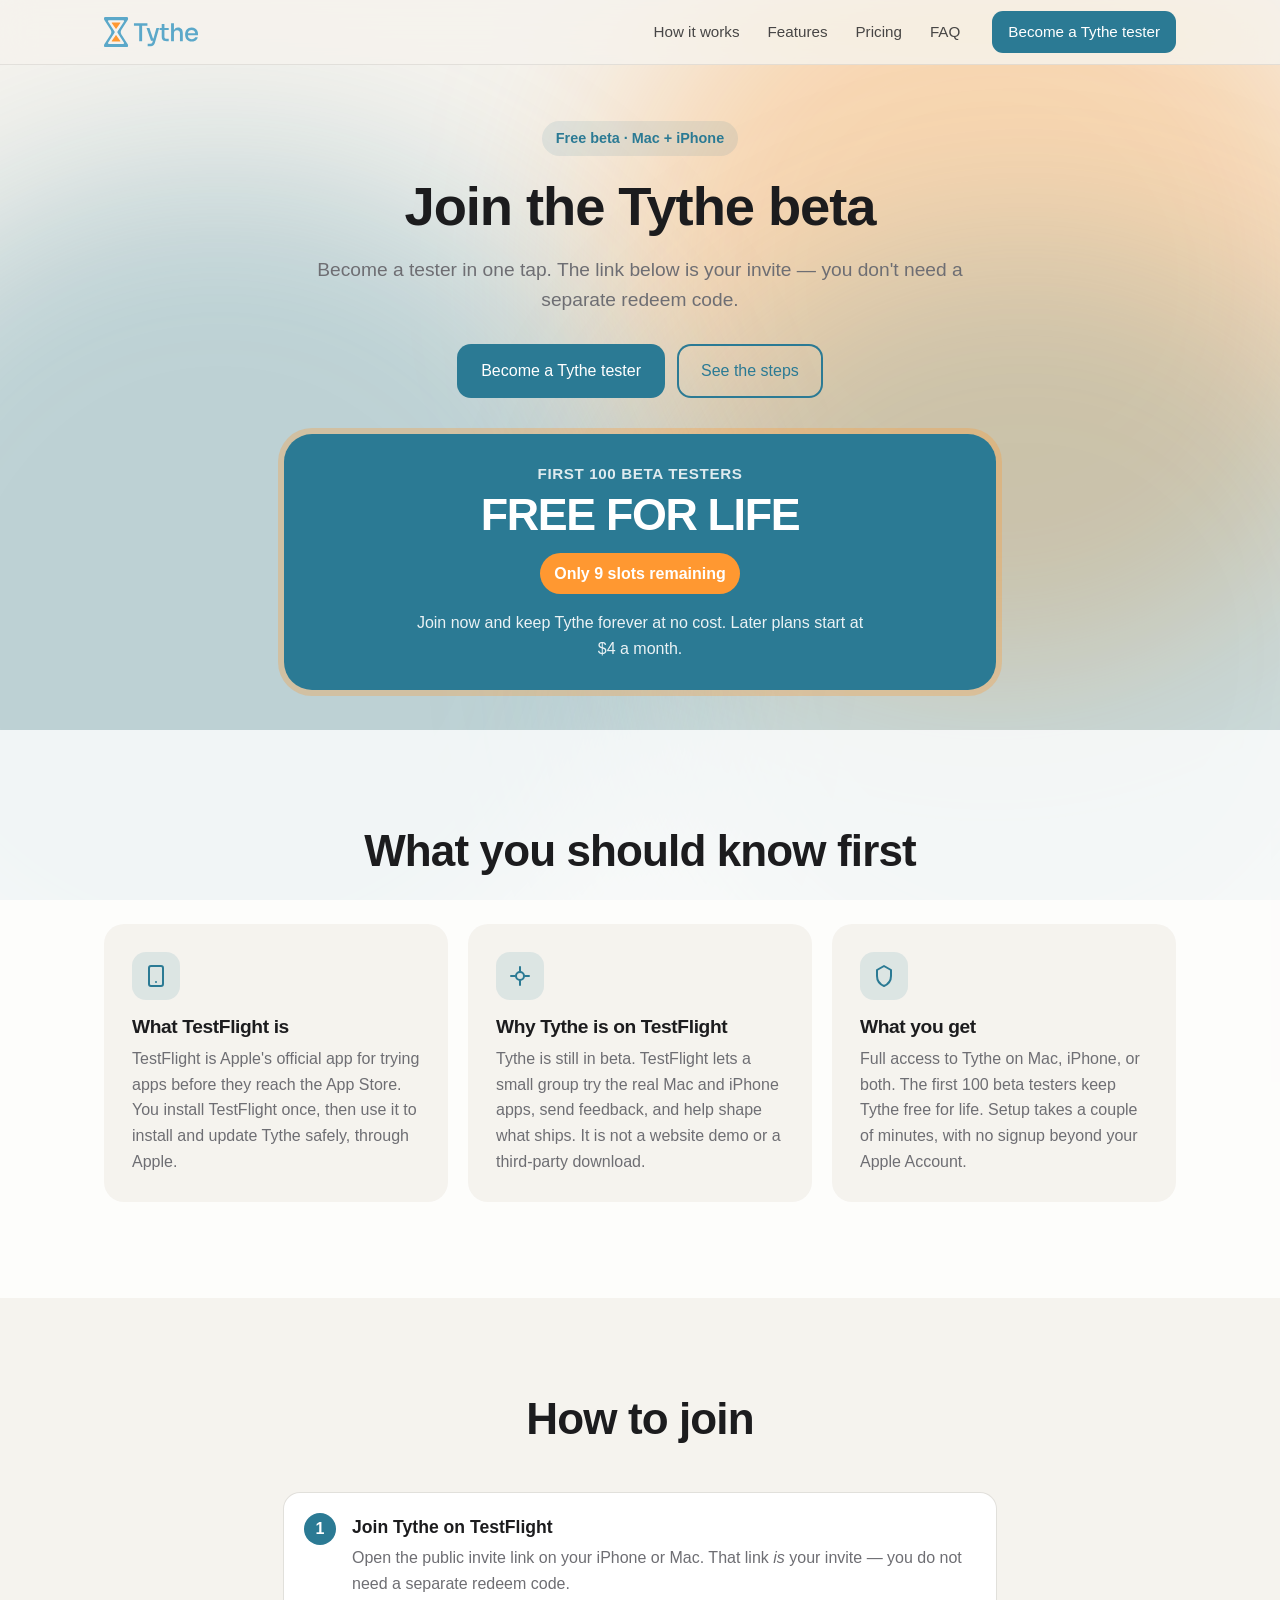
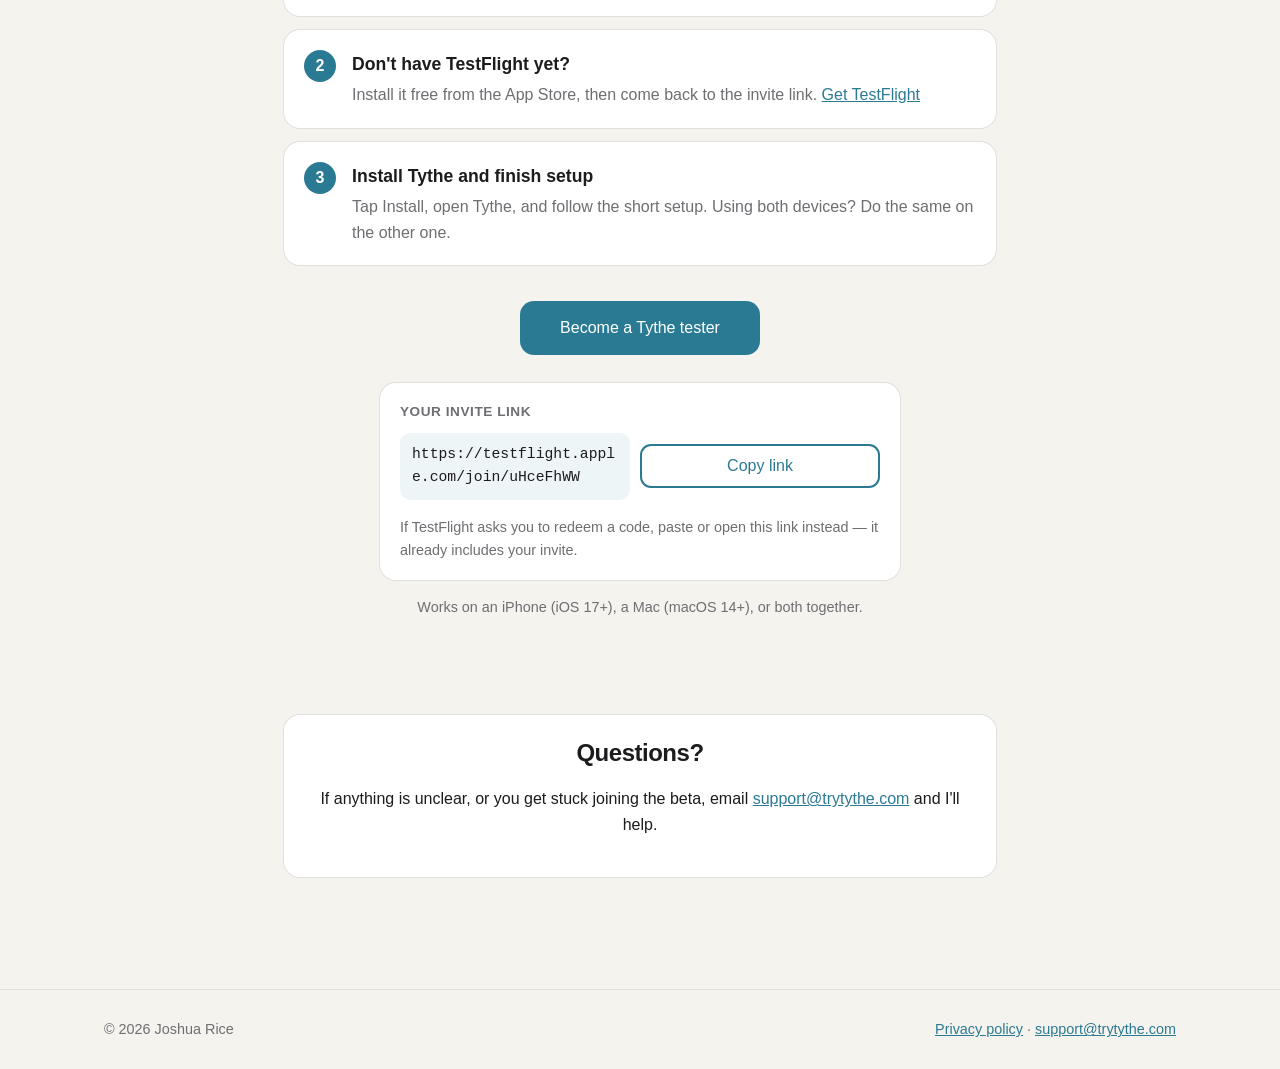
<file: beta.html>
<!DOCTYPE html>
<html lang="en">
<head>
  <meta charset="utf-8">
  <meta name="viewport" content="width=device-width, initial-scale=1">
  <title>Join the Tythe beta</title>
  <meta name="description" content="Join Tythe's free TestFlight beta for Mac and iPhone. Only 9 lifetime slots remaining. Learn what TestFlight is and how to get started.">
  <link rel="icon" href="favicon.svg" type="image/svg+xml">
  <link rel="icon" href="favicon-32.png" sizes="32x32" type="image/png">
  <link rel="apple-touch-icon" href="apple-touch-icon.png">
  <meta name="theme-color" content="#f5f3ee" media="(prefers-color-scheme: light)">
  <meta name="theme-color" content="#0b0e10" media="(prefers-color-scheme: dark)">
  <meta property="og:type" content="website">
  <meta property="og:url" content="https://trytythe.com/beta.html">
  <meta property="og:title" content="Join the Tythe beta">
  <meta property="og:description" content="Free TestFlight beta for Mac and iPhone. Only 9 lifetime slots remaining.">
  <meta property="og:image" content="https://trytythe.com/og-image.png">
  <meta name="twitter:card" content="summary_large_image">
  <link rel="stylesheet" href="style.css">
</head>
<body>
  <div class="site-atmosphere" aria-hidden="true">
    <div class="atmosphere-blob atmosphere-blob-orange"></div>
    <div class="atmosphere-blob atmosphere-blob-teal"></div>
    <div class="atmosphere-blob atmosphere-blob-teal-soft"></div>
  </div>
  <nav class="site-nav">
    <div class="wrap nav-inner">
      <a class="nav-logo" href="index.html" aria-label="Tythe home">
        <picture>
          <source srcset="brand/logo-dark.svg" media="(prefers-color-scheme: dark)">
          <img src="brand/logo.svg" alt="Tythe" width="101" height="32">
        </picture>
      </a>
      <div class="nav-links">
        <a href="index.html#how">How it works</a>
        <a href="index.html#features">Features</a>
        <a href="index.html#pricing">Pricing</a>
        <a href="index.html#faq">FAQ</a>
      </div>
      <a class="button button-small" href="https://testflight.apple.com/join/uHceFhWW" target="_blank" rel="noopener noreferrer">Become a Tythe tester</a>
    </div>
  </nav>

  <main class="landing beta-page" id="top">
    <section class="beta-hero">
      <div class="wrap narrow">
        <p class="eyebrow">Free beta &middot; Mac + iPhone</p>
        <h1>Join the Tythe beta</h1>
        <p class="lead">Become a tester in one tap. The link below is your invite — you don't need a separate redeem code.</p>
        <div class="beta-hero-actions">
          <a class="button" href="https://testflight.apple.com/join/uHceFhWW" target="_blank" rel="noopener noreferrer">Become a Tythe tester</a>
          <a class="button button-ghost" href="#join">See the steps</a>
        </div>
        <div class="slots-callout" role="status">
          <p class="slots-label">First 100 beta testers</p>
          <p class="slots-title">Free for life</p>
          <p class="slots-remaining"><strong>Only 9 slots remaining</strong></p>
          <p class="slots-note">Join now and keep Tythe forever at no cost. Later plans start at $4 a month.</p>
        </div>
      </div>
    </section>

    <section class="beta-explain">
      <div class="wrap">
        <h2 class="section-title">What you should know first</h2>
        <div class="grid-3">
          <div class="tile">
            <div class="tile-icon" aria-hidden="true"><svg viewBox="0 0 24 24" fill="none" stroke="currentColor" stroke-width="2" stroke-linecap="round" stroke-linejoin="round"><rect x="5" y="2" width="14" height="20" rx="2"/><path d="M12 18h.01"/></svg></div>
            <h3>What TestFlight is</h3>
            <p>TestFlight is Apple's official app for trying apps before they reach the App Store. You install TestFlight once, then use it to install and update Tythe safely, through Apple.</p>
          </div>
          <div class="tile">
            <div class="tile-icon" aria-hidden="true"><svg viewBox="0 0 24 24" fill="none" stroke="currentColor" stroke-width="2" stroke-linecap="round" stroke-linejoin="round"><path d="M12 3v4M12 17v4M3 12h4M17 12h4"/><circle cx="12" cy="12" r="4"/></svg></div>
            <h3>Why Tythe is on TestFlight</h3>
            <p>Tythe is still in beta. TestFlight lets a small group try the real Mac and iPhone apps, send feedback, and help shape what ships. It is not a website demo or a third-party download.</p>
          </div>
          <div class="tile">
            <div class="tile-icon" aria-hidden="true"><svg viewBox="0 0 24 24" fill="none" stroke="currentColor" stroke-width="2" stroke-linecap="round" stroke-linejoin="round"><path d="M12 2l7 4v6c0 5-3.2 8.4-7 10-3.8-1.6-7-5-7-10V6z"/></svg></div>
            <h3>What you get</h3>
            <p>Full access to Tythe on Mac, iPhone, or both. The first 100 beta testers keep Tythe free for life. Setup takes a couple of minutes, with no signup beyond your Apple Account.</p>
          </div>
        </div>
      </div>
    </section>

    <section class="beta-steps-section" id="join">
      <div class="wrap narrow">
        <h2 class="section-title">How to join</h2>
        <ol class="beta-howto">
          <li>
            <strong>Join Tythe on TestFlight</strong>
            <span>Open the public invite link on your iPhone or Mac. That link <em>is</em> your invite — you do not need a separate redeem code.</span>
          </li>
          <li>
            <strong>Don't have TestFlight yet?</strong>
            <span>Install it free from the App Store, then come back to the invite link. <a href="https://apps.apple.com/app/testflight/id899247664" target="_blank" rel="noopener noreferrer">Get TestFlight</a></span>
          </li>
          <li>
            <strong>Install Tythe and finish setup</strong>
            <span>Tap Install, open Tythe, and follow the short setup. Using both devices? Do the same on the other one.</span>
          </li>
        </ol>
        <div class="beta-cta-block">
          <a class="button" href="https://testflight.apple.com/join/uHceFhWW" target="_blank" rel="noopener noreferrer">Become a Tythe tester</a>
          <div class="invite-copy">
            <p class="invite-label">Your invite link</p>
            <div class="invite-row">
              <code class="invite-url" id="invite-url">https://testflight.apple.com/join/uHceFhWW</code>
              <button type="button" class="button button-ghost button-small copy-btn" data-copy="https://testflight.apple.com/join/uHceFhWW">
                <span data-copy-label>Copy link</span>
              </button>
            </div>
            <p class="fine">If TestFlight asks you to redeem a code, paste or open this link instead — it already includes your invite.</p>
          </div>
          <p class="fine">Works on an iPhone (iOS 17+), a Mac (macOS 14+), or both together.</p>
        </div>
      </div>
    </section>

    <section class="beta-support">
      <div class="wrap narrow">
        <div class="card">
          <h2>Questions?</h2>
          <p>If anything is unclear, or you get stuck joining the beta, email <a href="mailto:support@trytythe.com">support@trytythe.com</a> and I'll help.</p>
        </div>
      </div>
    </section>
  </main>

  <footer class="site-footer">
    <div class="wrap footer-inner">
      <span>&copy; 2026 Joshua Rice</span>
      <span><a href="privacy.html">Privacy policy</a> &middot; <a href="mailto:support@trytythe.com">support@trytythe.com</a></span>
    </div>
  </footer>
  <script src="site.js" defer></script>
</body>
</html>
</file>
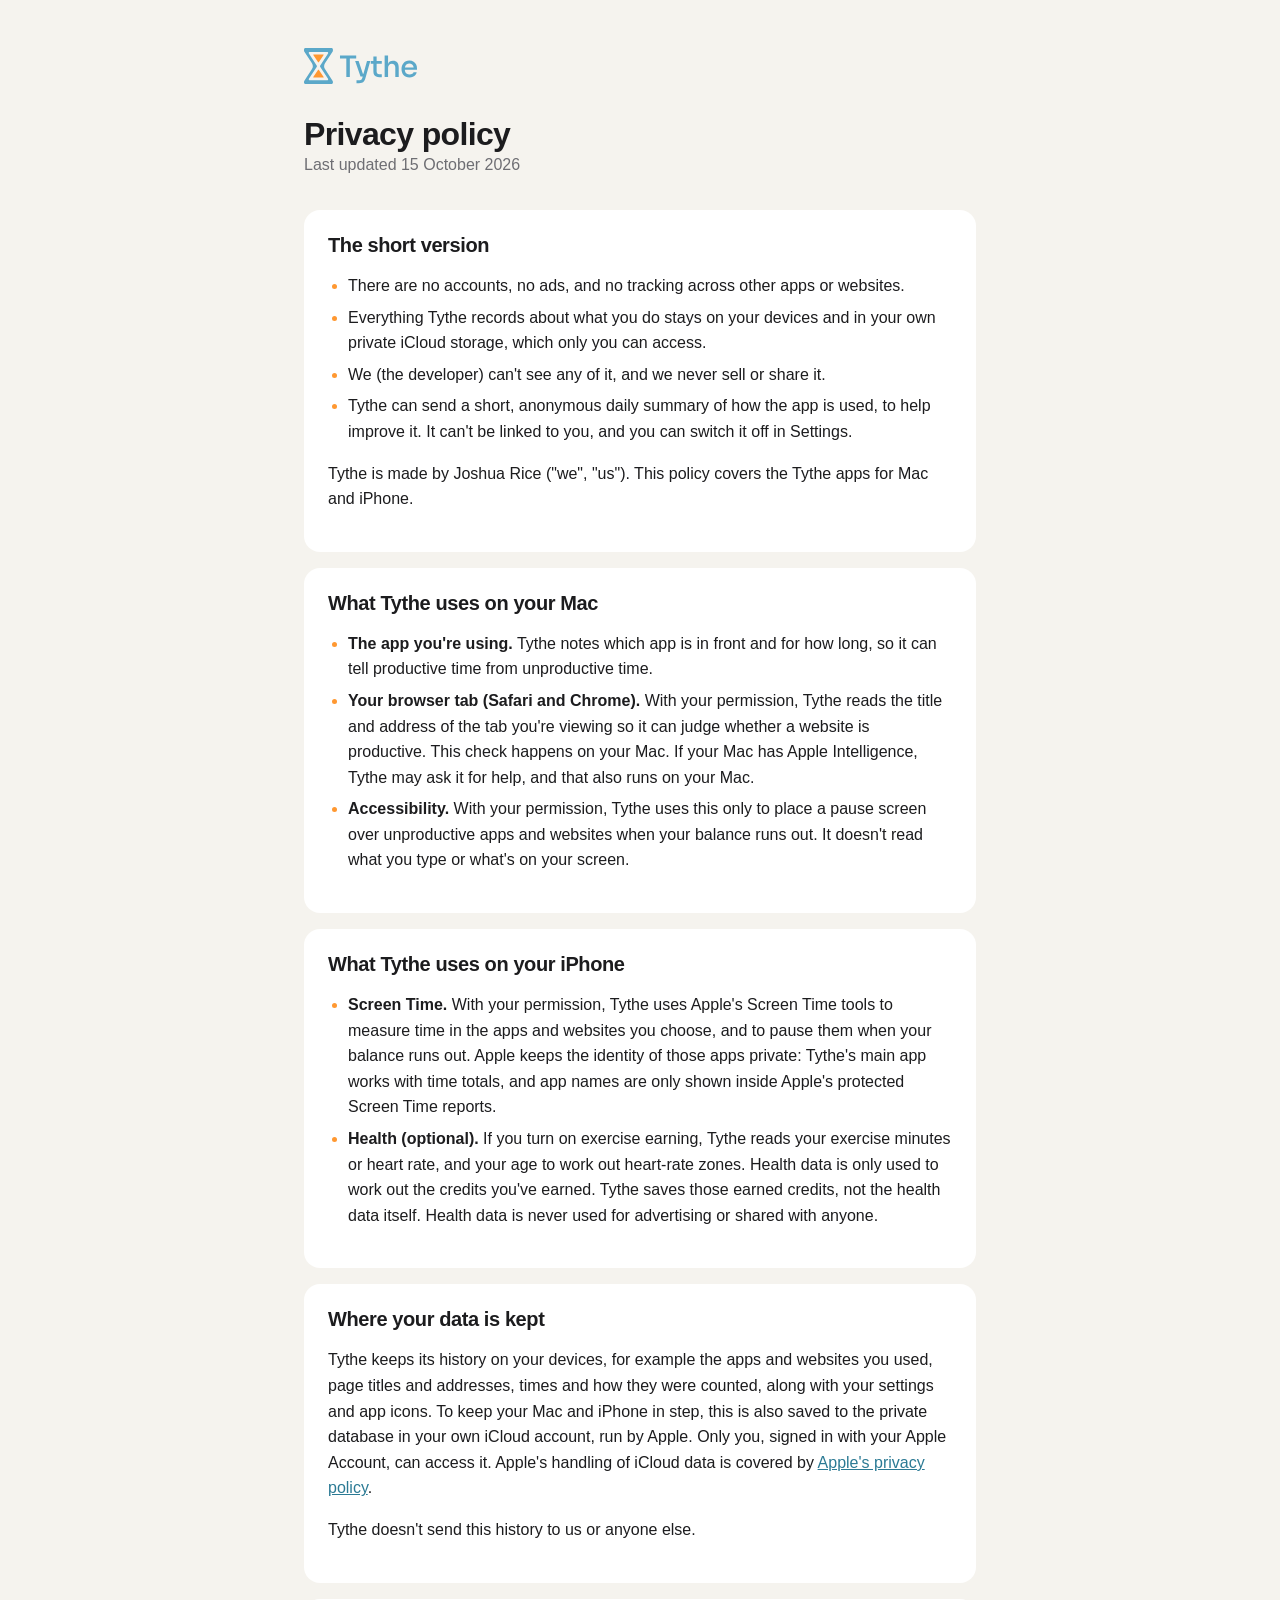
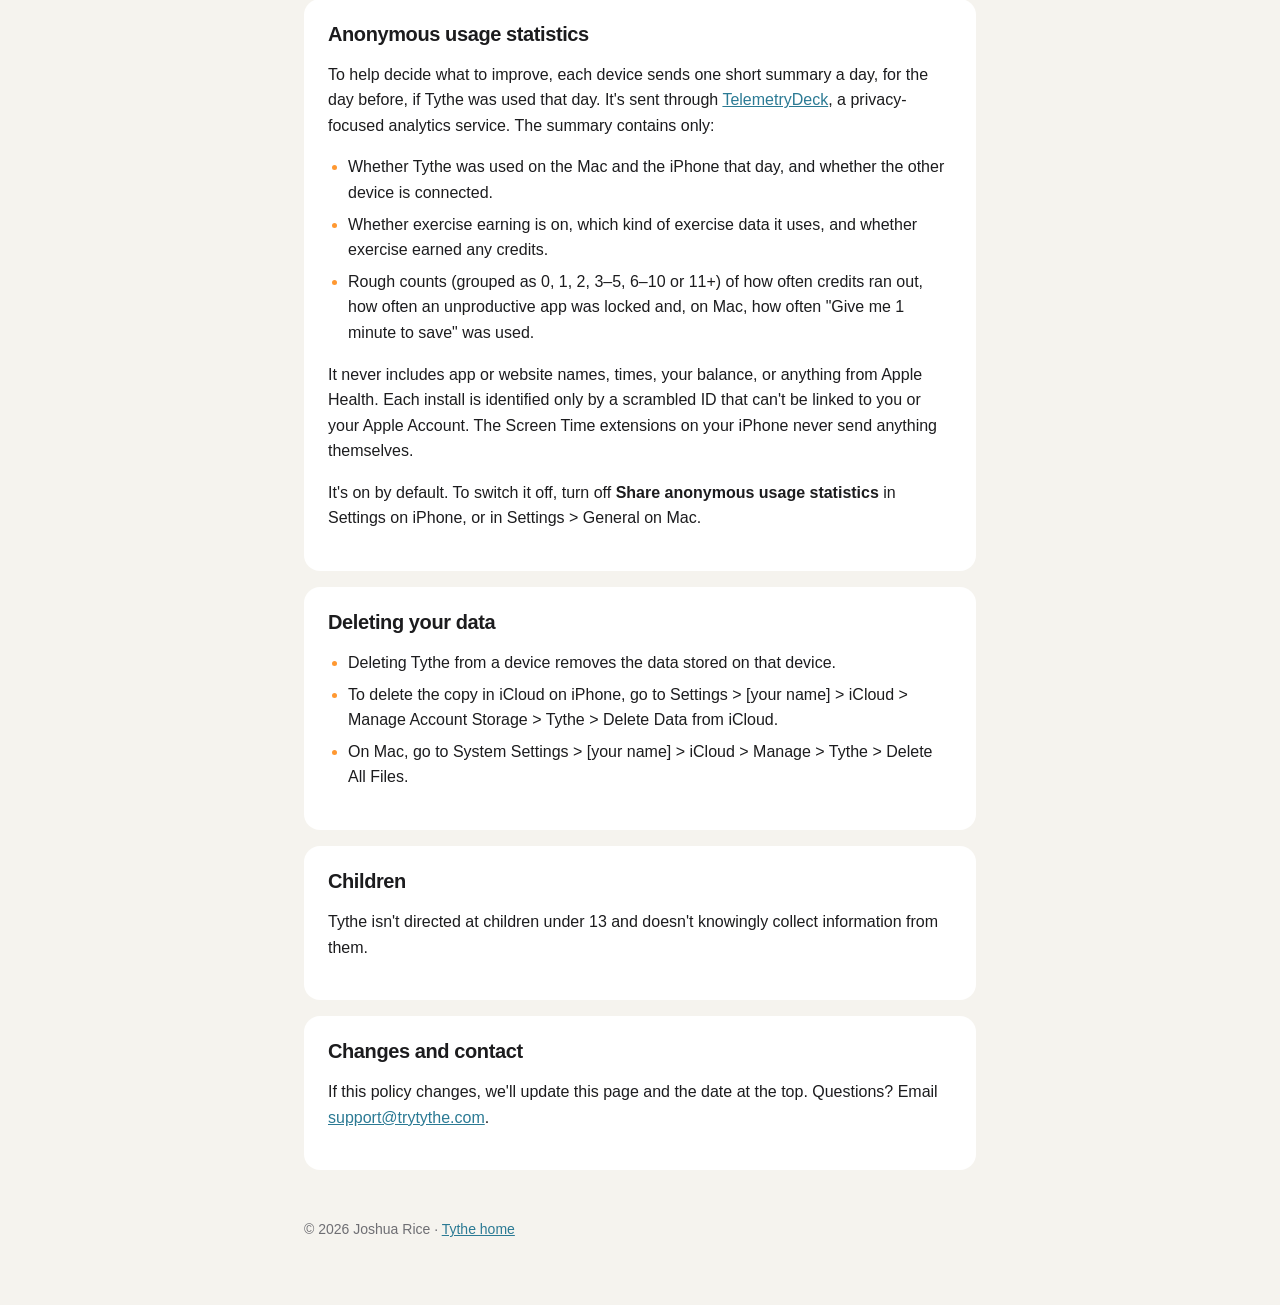
<file: privacy.html>
<!DOCTYPE html>
<html lang="en">
<head>
  <meta charset="utf-8">
  <meta name="viewport" content="width=device-width, initial-scale=1">
  <title>Tythe privacy policy</title>
  <link rel="icon" href="favicon.svg" type="image/svg+xml">
  <link rel="icon" href="favicon-32.png" sizes="32x32" type="image/png">
  <link rel="apple-touch-icon" href="apple-touch-icon.png">
  <meta name="theme-color" content="#f5f5f7" media="(prefers-color-scheme: light)">
  <meta name="theme-color" content="#000000" media="(prefers-color-scheme: dark)">
  <link rel="stylesheet" href="style.css">
</head>
<body>
  <main>
    <header>
      <a class="logo logo-small" href="index.html">
        <picture>
          <source srcset="brand/logo-dark.svg" media="(prefers-color-scheme: dark)">
          <img src="brand/logo.svg" alt="Tythe home" width="113" height="36">
        </picture>
      </a>
      <h1>Privacy policy</h1>
      <p class="tagline">Last updated 15 October 2026</p>
    </header>

    <div class="card">
      <h2>The short version</h2>
      <ul>
        <li>There are no accounts, no ads, and no tracking across other apps or websites.</li>
        <li>Everything Tythe records about what you do stays on your devices and in your own private iCloud storage, which only you can access.</li>
        <li>We (the developer) can't see any of it, and we never sell or share it.</li>
        <li>Tythe can send a short, anonymous daily summary of how the app is used, to help improve it. It can't be linked to you, and you can switch it off in Settings.</li>
      </ul>
      <p>Tythe is made by Joshua Rice ("we", "us"). This policy covers the Tythe apps for Mac and iPhone.</p>
    </div>

    <div class="card">
      <h2>What Tythe uses on your Mac</h2>
      <ul>
        <li><strong>The app you're using.</strong> Tythe notes which app is in front and for how long, so it can tell productive time from unproductive time.</li>
        <li><strong>Your browser tab (Safari and Chrome).</strong> With your permission, Tythe reads the title and address of the tab you're viewing so it can judge whether a website is productive. This check happens on your Mac. If your Mac has Apple Intelligence, Tythe may ask it for help, and that also runs on your Mac.</li>
        <li><strong>Accessibility.</strong> With your permission, Tythe uses this only to place a pause screen over unproductive apps and websites when your balance runs out. It doesn't read what you type or what's on your screen.</li>
      </ul>
    </div>

    <div class="card">
      <h2>What Tythe uses on your iPhone</h2>
      <ul>
        <li><strong>Screen Time.</strong> With your permission, Tythe uses Apple's Screen Time tools to measure time in the apps and websites you choose, and to pause them when your balance runs out. Apple keeps the identity of those apps private: Tythe's main app works with time totals, and app names are only shown inside Apple's protected Screen Time reports.</li>
        <li><strong>Health (optional).</strong> If you turn on exercise earning, Tythe reads your exercise minutes or heart rate, and your age to work out heart-rate zones. Health data is only used to work out the credits you've earned. Tythe saves those earned credits, not the health data itself. Health data is never used for advertising or shared with anyone.</li>
      </ul>
    </div>

    <div class="card">
      <h2>Where your data is kept</h2>
      <p>Tythe keeps its history on your devices, for example the apps and websites you used, page titles and addresses, times and how they were counted, along with your settings and app icons. To keep your Mac and iPhone in step, this is also saved to the private database in your own iCloud account, run by Apple. Only you, signed in with your Apple Account, can access it. Apple's handling of iCloud data is covered by <a href="https://www.apple.com/legal/privacy/">Apple's privacy policy</a>.</p>
      <p>Tythe doesn't send this history to us or anyone else.</p>
    </div>

    <div class="card">
      <h2>Anonymous usage statistics</h2>
      <p>To help decide what to improve, each device sends one short summary a day, for the day before, if Tythe was used that day. It's sent through <a href="https://telemetrydeck.com/privacy/">TelemetryDeck</a>, a privacy-focused analytics service. The summary contains only:</p>
      <ul>
        <li>Whether Tythe was used on the Mac and the iPhone that day, and whether the other device is connected.</li>
        <li>Whether exercise earning is on, which kind of exercise data it uses, and whether exercise earned any credits.</li>
        <li>Rough counts (grouped as 0, 1, 2, 3–5, 6–10 or 11+) of how often credits ran out, how often an unproductive app was locked and, on Mac, how often "Give me 1 minute to save" was used.</li>
      </ul>
      <p>It never includes app or website names, times, your balance, or anything from Apple Health. Each install is identified only by a scrambled ID that can't be linked to you or your Apple Account. The Screen Time extensions on your iPhone never send anything themselves.</p>
      <p>It's on by default. To switch it off, turn off <strong>Share anonymous usage statistics</strong> in Settings on iPhone, or in Settings &gt; General on Mac.</p>
    </div>

    <div class="card">
      <h2>Deleting your data</h2>
      <ul>
        <li>Deleting Tythe from a device removes the data stored on that device.</li>
        <li>To delete the copy in iCloud on iPhone, go to Settings &gt; [your name] &gt; iCloud &gt; Manage Account Storage &gt; Tythe &gt; Delete Data from iCloud.</li>
        <li>On Mac, go to System Settings &gt; [your name] &gt; iCloud &gt; Manage &gt; Tythe &gt; Delete All Files.</li>
      </ul>
    </div>

    <div class="card">
      <h2>Children</h2>
      <p>Tythe isn't directed at children under 13 and doesn't knowingly collect information from them.</p>
    </div>

    <div class="card">
      <h2>Changes and contact</h2>
      <p>If this policy changes, we'll update this page and the date at the top. Questions? Email <a href="mailto:support@trytythe.com">support@trytythe.com</a>.</p>
    </div>

    <footer>&copy; 2026 Joshua Rice &middot; <a href="index.html">Tythe home</a></footer>
  </main>
</body>
</html>
</file>
<file: style.css>
:root {
  color-scheme: light dark;
  --text: #1c1c1e;
  --muted: #6e6e73;
  --bg: #f5f3ee;
  --bg-alt: #ffffff;
  --card: #ffffff;
  --line: rgba(0, 0, 0, 0.08);
  --teal: #2b7a94;
  --teal-deep: #1f5a6e;
  --orange: #ff9831;
  --accent: var(--teal);
  --highlight: var(--orange);
  --radius: 20px;
}

@media (prefers-color-scheme: dark) {
  :root {
    --text: #f5f5f7;
    --muted: #a1a1a6;
    /* Slightly lifted off pure black so the soft atmosphere can read as room light. */
    --bg: #101418;
    --bg-alt: #171c20;
    --card: #1c2226;
    --line: rgba(255, 255, 255, 0.1);
    /* Lighter sky so text and links stay readable on black. */
    --accent: #6bb8d4;
  }
}

* { box-sizing: border-box; }

html { scroll-behavior: smooth; scroll-padding-top: 80px; }

body {
  margin: 0;
  font-family: -apple-system, BlinkMacSystemFont, "SF Pro Text", "Helvetica Neue", Arial, sans-serif;
  background: var(--bg);
  color: var(--text);
  line-height: 1.6;
  -webkit-font-smoothing: antialiased;
  position: relative;
}

/* Soft teal/orange atmosphere behind the whole page — not per-section blobs. */
.site-atmosphere {
  position: fixed;
  inset: 0;
  z-index: 0;
  pointer-events: none;
  overflow: hidden;
}

.atmosphere-blob {
  position: absolute;
  border-radius: 50%;
  filter: blur(90px);
  will-change: transform;
}

.atmosphere-blob-orange {
  width: min(72vw, 780px);
  height: min(72vw, 780px);
  top: -12%;
  right: -8%;
  background: rgba(255, 152, 49, 0.32);
  animation: atmosphere-drift-a 22s ease-in-out infinite alternate;
}

.atmosphere-blob-teal {
  width: min(80vw, 900px);
  height: min(80vw, 900px);
  top: 18%;
  left: -18%;
  background: rgba(43, 122, 148, 0.28);
  animation: atmosphere-drift-b 28s ease-in-out infinite alternate;
}

.atmosphere-blob-teal-soft {
  width: min(70vw, 820px);
  height: min(70vw, 820px);
  bottom: -18%;
  right: -12%;
  background: rgba(43, 122, 148, 0.22);
  animation: atmosphere-drift-c 34s ease-in-out infinite alternate;
}

@media (prefers-color-scheme: dark) {
  .atmosphere-blob-orange { background: rgba(255, 152, 49, 0.2); }
  .atmosphere-blob-teal { background: rgba(43, 122, 148, 0.34); }
  .atmosphere-blob-teal-soft { background: rgba(107, 184, 212, 0.16); }
}

@keyframes atmosphere-drift-a {
  from { transform: translate(0, 0) scale(1); }
  to { transform: translate(-8%, 14%) scale(1.12); }
}

@keyframes atmosphere-drift-b {
  from { transform: translate(0, 0) scale(1.05); }
  to { transform: translate(14%, -10%) scale(1); }
}

@keyframes atmosphere-drift-c {
  from { transform: translate(0, 0) scale(1); }
  to { transform: translate(-12%, -8%) scale(1.1); }
}

@media (prefers-reduced-motion: reduce) {
  .atmosphere-blob { animation: none; }
}

.site-nav,
.landing,
.site-footer,
main:not(.landing) {
  position: relative;
  z-index: 1;
}

a { color: var(--accent); }

img, video { max-width: 100%; display: block; }

h1, h2, h3 { line-height: 1.15; letter-spacing: -0.02em; }

/* ---------- Shared pieces ---------- */

.wrap {
  max-width: 1120px;
  margin: 0 auto;
  padding: 0 24px;
}

.wrap.narrow { max-width: 760px; }

.button {
  display: inline-block;
  background: var(--teal);
  color: #fff;
  text-decoration: none;
  font-weight: 600;
  padding: 14px 24px;
  border-radius: 14px;
  border: none;
  cursor: pointer;
  font: inherit;
  transition: transform 0.15s ease, background 0.15s ease;
}

.button:hover { background: var(--teal-deep); transform: translateY(-1px); }

.button-small { padding: 9px 16px; border-radius: 11px; font-size: 0.95rem; }

.button-ghost {
  background: transparent;
  color: var(--accent);
  box-shadow: inset 0 0 0 2px currentColor;
}

.button-ghost:hover { background: rgba(43, 122, 148, 0.08); }

.button-light { background: #fff; color: var(--teal); }
.button-light:hover { background: #f0f0f0; }

.hl-teal { color: var(--accent); }
.hl-orange { color: var(--orange); }

.section-title {
  font-size: clamp(2rem, 4vw, 2.75rem);
  text-align: center;
  margin: 0 0 48px;
}

section { padding: 96px 0; }

.card {
  background: var(--card);
  border-radius: 16px;
  padding: 24px;
  margin-bottom: 16px;
}

/* ---------- Navigation ---------- */

.site-nav {
  position: sticky;
  top: 0;
  z-index: 10;
  background: color-mix(in srgb, var(--bg) 85%, transparent);
  backdrop-filter: saturate(180%) blur(16px);
  -webkit-backdrop-filter: saturate(180%) blur(16px);
  border-bottom: 1px solid var(--line);
}

.nav-inner {
  display: flex;
  align-items: center;
  gap: 32px;
  height: 64px;
}

.nav-logo { line-height: 0; }
.nav-logo img { height: 30px; width: auto; }

.nav-links { display: flex; gap: 28px; margin-left: auto; }

.nav-links a {
  color: var(--text);
  text-decoration: none;
  font-weight: 500;
  font-size: 0.95rem;
  opacity: 0.8;
}

.nav-links a:hover { opacity: 1; }

/* ---------- Hero ---------- */

.hero {
  padding: 72px 0 96px;
  background: transparent;
}

.hero-inner {
  display: grid;
  grid-template-columns: 1.05fr 1fr;
  gap: 56px;
  align-items: center;
}

.eyebrow {
  display: inline-block;
  margin: 0 0 20px;
  padding: 6px 14px;
  border-radius: 999px;
  background: rgba(43, 122, 148, 0.1);
  color: var(--accent);
  font-weight: 600;
  font-size: 0.9rem;
}

.hero h1 {
  font-size: clamp(2.75rem, 6.5vw, 4.5rem);
  font-weight: 800;
  letter-spacing: -0.035em;
  margin: 0 0 20px;
}

.lead {
  font-size: 1.25rem;
  color: var(--muted);
  margin: 0 0 32px;
  max-width: 34em;
}

.hero-actions { display: flex; flex-wrap: wrap; gap: 12px; }

.fine { color: var(--muted); font-size: 0.9rem; margin: 20px 0 0; }

.hero-video video {
  width: 100%;
  aspect-ratio: 1 / 1;
  border-radius: 28px;
  background: #f5f3ee;
  box-shadow: 0 30px 80px rgba(0, 0, 0, 0.14), 0 0 0 1px var(--line);
}

/* ---------- Scroll reveal ---------- */

.reveal {
  opacity: 0;
  transform: translateY(22px);
  transition: opacity 0.55s ease, transform 0.55s ease;
}

.reveal.reveal-visible {
  opacity: 1;
  transform: none;
}

@media (prefers-reduced-motion: reduce) {
  .reveal {
    opacity: 1;
    transform: none;
    transition: none;
  }
}

/* ---------- Problem ---------- */

.problem {
  background: color-mix(in srgb, var(--bg-alt) 78%, transparent);
}

.grid-3 {
  display: grid;
  grid-template-columns: repeat(3, 1fr);
  gap: 20px;
}

.grid-2 {
  display: grid;
  grid-template-columns: repeat(2, 1fr);
  gap: 20px;
}

.tile {
  background: var(--card);
  border-radius: var(--radius);
  padding: 28px;
  box-shadow: 0 0 0 1px var(--line);
}

.problem .tile { background: var(--bg); box-shadow: none; }

.tile h3 { font-size: 1.2rem; margin: 16px 0 8px; }
.tile p { color: var(--muted); margin: 0; }

.tile-icon {
  width: 48px;
  height: 48px;
  border-radius: 14px;
  display: grid;
  place-items: center;
  background: rgba(43, 122, 148, 0.12);
  color: var(--accent);
}

.tile-icon svg { width: 24px; height: 24px; }

.tile-icon-orange { background: rgba(255, 152, 49, 0.16); color: var(--orange); }

.pivot {
  text-align: center;
  font-size: clamp(1.25rem, 2.5vw, 1.6rem);
  max-width: 30em;
  margin: 56px auto 0;
}

.pivot strong { color: var(--accent); }

/* ---------- How it works ---------- */

.how {
  background: transparent;
}

.step {
  display: grid;
  grid-template-columns: 1fr 1.25fr;
  gap: 56px;
  align-items: center;
  margin-bottom: 80px;
}

.step:last-child { margin-bottom: 0; }

.step:nth-child(even of .step) { grid-template-columns: 1.25fr 1fr; }
.step:nth-child(even of .step) .step-copy { order: 2; }

.step-num {
  display: inline-grid;
  place-items: center;
  width: 40px;
  height: 40px;
  border-radius: 50%;
  background: var(--teal);
  color: #fff;
  font-weight: 700;
}

.step h3 { font-size: clamp(1.6rem, 3vw, 2.1rem); margin: 16px 0 12px; }
.step p { color: var(--muted); font-size: 1.1rem; margin: 0; }

img.step-visual,
video.step-visual {
  width: 100%;
  height: auto;
  aspect-ratio: 1 / 1;
  object-fit: cover;
  padding: 0;
  border-radius: 28px;
  background: var(--bg-alt);
  box-shadow: 0 18px 50px rgba(43, 122, 148, 0.12), 0 0 0 1px var(--line);
}

.step-visual-choices {
  display: flex;
  flex-wrap: wrap;
  gap: 12px;
  justify-content: center;
  padding: 48px 32px;
  border-radius: 28px;
  background: var(--bg-alt);
  box-shadow: 0 0 0 1px var(--line);
}

.chip {
  padding: 10px 18px;
  border-radius: 999px;
  font-weight: 600;
  font-size: 1.05rem;
  transition: transform 0.2s ease;
}

.chip:hover { transform: translateY(-2px); }

.chip-teal { background: rgba(43, 122, 148, 0.12); color: var(--accent); }
.chip-orange { background: rgba(255, 152, 49, 0.16); color: #d9731a; }
.chip-grey { background: rgba(142, 142, 147, 0.16); color: var(--muted); }

/* ---------- Differentiation ---------- */

.different {
  background: transparent;
}

.contrast-tile {
  display: grid;
  gap: 12px;
  transition: transform 0.2s ease, box-shadow 0.2s ease;
}

.contrast-tile:hover {
  transform: translateY(-3px);
  box-shadow: 0 14px 36px rgba(43, 122, 148, 0.1), 0 0 0 1px var(--line);
}

.contrast-them {
  margin: 0;
  color: var(--muted);
  font-size: 0.95rem;
  text-decoration: line-through;
  text-decoration-color: rgba(255, 152, 49, 0.55);
}

.contrast-us {
  margin: 0;
  font-size: 1.2rem;
  font-weight: 600;
  line-height: 1.35;
}

.contrast-us strong { color: var(--accent); }

/* ---------- Features ---------- */

.features {
  background: color-mix(in srgb, var(--bg-alt) 78%, transparent);
}
.features .tile { background: var(--bg); box-shadow: none; }

/* ---------- Pricing ---------- */

.pricing {
  background: transparent;
}

.pricing-intro {
  text-align: center;
  color: var(--muted);
  font-size: 1.15rem;
  margin: -28px auto 48px;
  max-width: 28em;
}

.pricing-stage {
  position: relative;
  isolation: isolate;
}

.pricing-grid {
  display: grid;
  grid-template-columns: repeat(3, 1fr);
  gap: 20px;
  filter: blur(1.5px);
  opacity: 0.55;
  pointer-events: none;
  user-select: none;
}

.price-card {
  position: relative;
  background: var(--card);
  border-radius: var(--radius);
  padding: 28px 24px 32px;
  box-shadow: 0 0 0 1px var(--line);
  text-align: center;
}

.price-card-featured {
  box-shadow: 0 0 0 2px var(--teal), 0 18px 40px rgba(43, 122, 148, 0.12);
  transform: scale(1.03);
}

.price-badge {
  display: inline-block;
  margin: 0 0 12px;
  padding: 5px 12px;
  border-radius: 999px;
  background: rgba(43, 122, 148, 0.12);
  color: var(--accent);
  font-size: 0.8rem;
  font-weight: 700;
  letter-spacing: 0.02em;
  text-transform: uppercase;
}

.price-card h3 {
  margin: 0 0 12px;
  font-size: 1.15rem;
}

.price {
  margin: 0;
  display: flex;
  align-items: baseline;
  justify-content: center;
  gap: 4px;
}

.price-amount {
  font-size: 2.75rem;
  font-weight: 800;
  letter-spacing: -0.03em;
  line-height: 1;
}

.price-period {
  color: var(--muted);
  font-size: 1rem;
  font-weight: 500;
}

.price-note {
  color: var(--muted);
  font-size: 0.95rem;
  margin: 10px 0 24px;
}

.price-card ul {
  list-style: none;
  margin: 0 0 28px;
  padding: 0;
  display: grid;
  gap: 10px;
  text-align: left;
}

.price-card li {
  position: relative;
  padding-left: 28px;
  color: var(--muted);
}

.price-card li::before {
  content: "";
  position: absolute;
  left: 0;
  top: 0.45em;
  width: 14px;
  height: 8px;
  border-left: 2.5px solid var(--teal);
  border-bottom: 2.5px solid var(--teal);
  transform: rotate(-45deg);
}

.price-cta {
  width: 100%;
  text-align: center;
  cursor: default;
}

.pricing-overlay {
  position: absolute;
  inset: 0;
  z-index: 2;
  display: grid;
  place-items: center;
  padding: 24px;
  background:
    radial-gradient(circle at center, rgba(245, 243, 238, 0.28), transparent 70%),
    linear-gradient(135deg, rgba(255, 152, 49, 0.08), rgba(43, 122, 148, 0.08));
}

@media (prefers-color-scheme: dark) {
  .pricing-overlay {
    background:
      radial-gradient(circle at center, rgba(11, 14, 16, 0.35), transparent 70%),
      linear-gradient(135deg, rgba(255, 152, 49, 0.1), rgba(43, 122, 148, 0.12));
  }
}

.pricing-stamp {
  width: min(100%, 420px);
  text-align: center;
  background: var(--teal);
  color: #fff;
  border-radius: 28px;
  padding: 36px 28px;
  box-shadow:
    0 24px 60px rgba(0, 0, 0, 0.22),
    0 0 0 6px rgba(255, 152, 49, 0.35);
  transform: rotate(-2deg);
}

.stamp-eyebrow {
  margin: 0 0 8px;
  font-size: 0.95rem;
  font-weight: 600;
  letter-spacing: 0.04em;
  text-transform: uppercase;
  opacity: 0.85;
}

.stamp-title {
  margin: 0;
  font-size: clamp(2.4rem, 6vw, 3.4rem);
  font-weight: 800;
  letter-spacing: -0.03em;
  line-height: 1;
  text-transform: uppercase;
}

.stamp-slots {
  margin: 16px 0 0;
  display: inline-block;
  padding: 8px 14px;
  border-radius: 999px;
  background: var(--orange);
  color: #fff;
  font-size: 1rem;
}

.stamp-slots strong { font-weight: 800; }

.stamp-copy {
  margin: 18px auto 24px;
  max-width: 28em;
  opacity: 0.9;
  font-size: 1.05rem;
}

.pricing-stamp .button-light {
  width: 100%;
  max-width: 280px;
}

/* ---------- Beta ---------- */

.beta {
  background: linear-gradient(135deg, var(--teal), var(--teal-deep));
  color: #fff;
}

.beta-inner {
  display: grid;
  grid-template-columns: 1fr 1fr;
  gap: 56px;
  align-items: center;
}

.beta h2 { font-size: clamp(2rem, 4vw, 2.75rem); margin: 0 0 12px; }
.beta-copy p { opacity: 0.85; font-size: 1.15rem; margin: 0 0 28px; }

.beta-steps {
  list-style: none;
  counter-reset: beta;
  margin: 0;
  padding: 0;
  display: grid;
  gap: 14px;
}

.beta-steps li {
  counter-increment: beta;
  position: relative;
  padding: 18px 20px 18px 64px;
  border-radius: 16px;
  background: rgba(255, 255, 255, 0.1);
}

.beta-steps li::before {
  content: counter(beta);
  position: absolute;
  left: 20px;
  top: 18px;
  width: 30px;
  height: 30px;
  border-radius: 50%;
  background: var(--orange);
  color: #fff;
  font-weight: 700;
  display: grid;
  place-items: center;
}

.beta-steps a { color: #fff; font-weight: 600; }

/* ---------- Beta join page ---------- */

.beta-page .beta-hero {
  padding-top: 56px;
  padding-bottom: 40px;
  text-align: center;
}

.beta-page .beta-hero h1 {
  font-size: clamp(2.4rem, 5vw, 3.4rem);
  margin: 0 0 16px;
}

.beta-page .beta-hero .lead {
  font-size: 1.2rem;
  color: var(--muted);
  margin: 0 auto 28px;
  max-width: 34em;
}

.beta-hero-actions {
  display: flex;
  flex-wrap: wrap;
  gap: 12px;
  justify-content: center;
  margin: 0 0 36px;
}

.slots-callout {
  background: var(--teal);
  color: #fff;
  border-radius: 28px;
  padding: 28px 24px;
  box-shadow: 0 0 0 6px rgba(255, 152, 49, 0.3);
  text-align: center;
}

.slots-label {
  margin: 0 0 6px;
  font-size: 0.95rem;
  font-weight: 600;
  letter-spacing: 0.04em;
  text-transform: uppercase;
  opacity: 0.85;
}

.slots-title {
  margin: 0;
  font-size: clamp(2rem, 5vw, 2.8rem);
  font-weight: 800;
  letter-spacing: -0.03em;
  line-height: 1;
  text-transform: uppercase;
}

.slots-remaining {
  margin: 16px 0 0;
  display: inline-block;
  padding: 8px 14px;
  border-radius: 999px;
  background: var(--orange);
  color: #fff;
  font-size: 1rem;
}

.slots-remaining strong { font-weight: 800; }

.slots-note {
  margin: 16px auto 0;
  max-width: 28em;
  opacity: 0.9;
}

.beta-explain { background: color-mix(in srgb, var(--bg-alt) 78%, transparent); }
.beta-explain .tile { background: var(--bg); box-shadow: none; }

.beta-page .beta-hero,
.beta-page .beta-steps-section,
.beta-page .beta-support {
  background: transparent;
}

.beta-howto {
  list-style: none;
  counter-reset: howto;
  margin: 0 0 36px;
  padding: 0;
  display: grid;
  gap: 14px;
}

.beta-howto li {
  counter-increment: howto;
  position: relative;
  display: grid;
  gap: 4px;
  padding: 20px 22px 20px 68px;
  border-radius: 16px;
  background: var(--card);
  box-shadow: 0 0 0 1px var(--line);
}

.beta-howto li::before {
  content: counter(howto);
  position: absolute;
  left: 20px;
  top: 20px;
  width: 32px;
  height: 32px;
  border-radius: 50%;
  background: var(--teal);
  color: #fff;
  font-weight: 700;
  display: grid;
  place-items: center;
}

.beta-howto strong { font-size: 1.1rem; }
.beta-howto span { color: var(--muted); }

.beta-cta-block {
  text-align: center;
}

.beta-cta-block .button {
  min-width: 240px;
}

.beta-cta-block .fine {
  margin: 16px 0 0;
  color: var(--muted);
}

.invite-copy {
  margin: 28px auto 0;
  max-width: 520px;
  text-align: left;
  background: var(--card);
  border-radius: 16px;
  padding: 18px 20px;
  box-shadow: 0 0 0 1px var(--line);
}

.invite-label {
  margin: 0 0 10px;
  font-size: 0.85rem;
  font-weight: 700;
  letter-spacing: 0.04em;
  text-transform: uppercase;
  color: var(--muted);
}

.invite-row {
  display: flex;
  flex-wrap: wrap;
  gap: 10px;
  align-items: center;
}

.invite-url {
  flex: 1;
  min-width: 0;
  font-size: 0.92rem;
  word-break: break-all;
  background: rgba(43, 122, 148, 0.08);
  color: var(--text);
  padding: 10px 12px;
  border-radius: 10px;
  font-family: ui-monospace, SFMono-Regular, Menlo, Monaco, Consolas, monospace;
}

.copy-btn {
  cursor: pointer;
  border: none;
  font: inherit;
}

.copy-btn.is-copied {
  background: rgba(43, 122, 148, 0.12);
}

.beta-support {
  padding-top: 0;
}

.beta-support .card {
  box-shadow: 0 0 0 1px var(--line);
  text-align: center;
}

.beta-support h2 {
  margin-top: 0;
}

/* ---------- FAQ ---------- */

details {
  border-bottom: 1px solid var(--line);
  padding: 4px 0;
}

summary {
  cursor: pointer;
  list-style: none;
  font-weight: 600;
  font-size: 1.15rem;
  padding: 18px 40px 18px 0;
  position: relative;
}

summary::-webkit-details-marker { display: none; }

summary::after {
  content: "+";
  position: absolute;
  right: 4px;
  top: 12px;
  font-size: 1.6rem;
  font-weight: 400;
  color: var(--accent);
}

details[open] summary::after { content: "\2212"; }

details p { color: var(--muted); margin: 0 0 20px; }

/* ---------- Support and footer ---------- */

.support { padding-top: 0; }
.support .card { box-shadow: 0 0 0 1px var(--line); }
.support h2 { margin-top: 0; }

.site-footer {
  border-top: 1px solid var(--line);
  color: var(--muted);
  font-size: 0.9rem;
  padding: 28px 0;
}

.footer-inner {
  display: flex;
  justify-content: space-between;
  align-items: center;
  gap: 16px;
  flex-wrap: wrap;
}

.dodo-badge {
  line-height: 0;
  flex-shrink: 0;
}

.dodo-badge img {
  width: 160px;
  height: auto;
}

/* ---------- Document pages (privacy policy) ---------- */

main:not(.landing) {
  max-width: 720px;
  margin: 0 auto;
  padding: 48px 24px 64px;
}

main:not(.landing) header { margin-bottom: 32px; }

.logo { display: inline-block; margin: 0 0 8px; line-height: 0; }
.logo img { height: 56px; width: auto; }
.logo-small { margin-bottom: 24px; }
.logo-small img { height: 36px; }

main:not(.landing) h1 { font-size: 2rem; margin: 0; }
main:not(.landing) h2 { font-size: 1.25rem; margin: 32px 0 8px; }
main:not(.landing) .card h2:first-child { margin-top: 0; }

.tagline { color: var(--muted); margin: 0; }

main:not(.landing) ul { padding-left: 20px; }
main:not(.landing) li { margin-bottom: 6px; }
main:not(.landing) li::marker { color: var(--highlight); }

main:not(.landing) footer {
  color: var(--muted);
  font-size: 0.875rem;
  margin-top: 48px;
}

/* ---------- Smaller screens ---------- */

@media (max-width: 900px) {
  section { padding: 72px 0; }
  .hero { padding: 48px 0 72px; }
  .hero-inner, .beta-inner, .step, .step:nth-child(even of .step) { grid-template-columns: 1fr; gap: 32px; }
  .step:nth-child(even of .step) .step-copy { order: 0; }
  .grid-3 { grid-template-columns: 1fr 1fr; }
  .grid-2 { grid-template-columns: 1fr; }
  .pricing-grid {
    grid-template-columns: 1fr;
    max-width: 360px;
    margin: 0 auto;
  }
  .price-card-featured { transform: none; }
  .pricing-stage {
    min-height: 420px;
    overflow: hidden;
    border-radius: 28px;
  }
  .pricing-grid {
    position: absolute;
    inset: -40px 0 auto;
    width: 100%;
  }
  .pricing-overlay {
    background:
      linear-gradient(to bottom, rgba(245, 243, 238, 0.2), rgba(245, 243, 238, 0.72) 35%, rgba(245, 243, 238, 0.9));
  }
  .nav-links { display: none; }
  .site-nav .button-small { margin-left: auto; }
  .footer-inner { justify-content: center; text-align: center; }
}

@media (prefers-color-scheme: dark) and (max-width: 900px) {
  .pricing-overlay {
    background:
      linear-gradient(to bottom, rgba(11, 14, 16, 0.2), rgba(11, 14, 16, 0.75) 35%, rgba(11, 14, 16, 0.92));
  }
}

@media (max-width: 600px) {
  .grid-3 { grid-template-columns: 1fr; }
  .hero-actions .button,
  .beta-hero-actions .button { width: 100%; text-align: center; }
  .step { margin-bottom: 56px; }
  .pricing-stamp { transform: none; padding: 28px 20px; }
  .pricing-stage { min-height: 380px; }
  .invite-row { flex-direction: column; align-items: stretch; }
  .copy-btn { width: 100%; text-align: center; }
}
</file>
